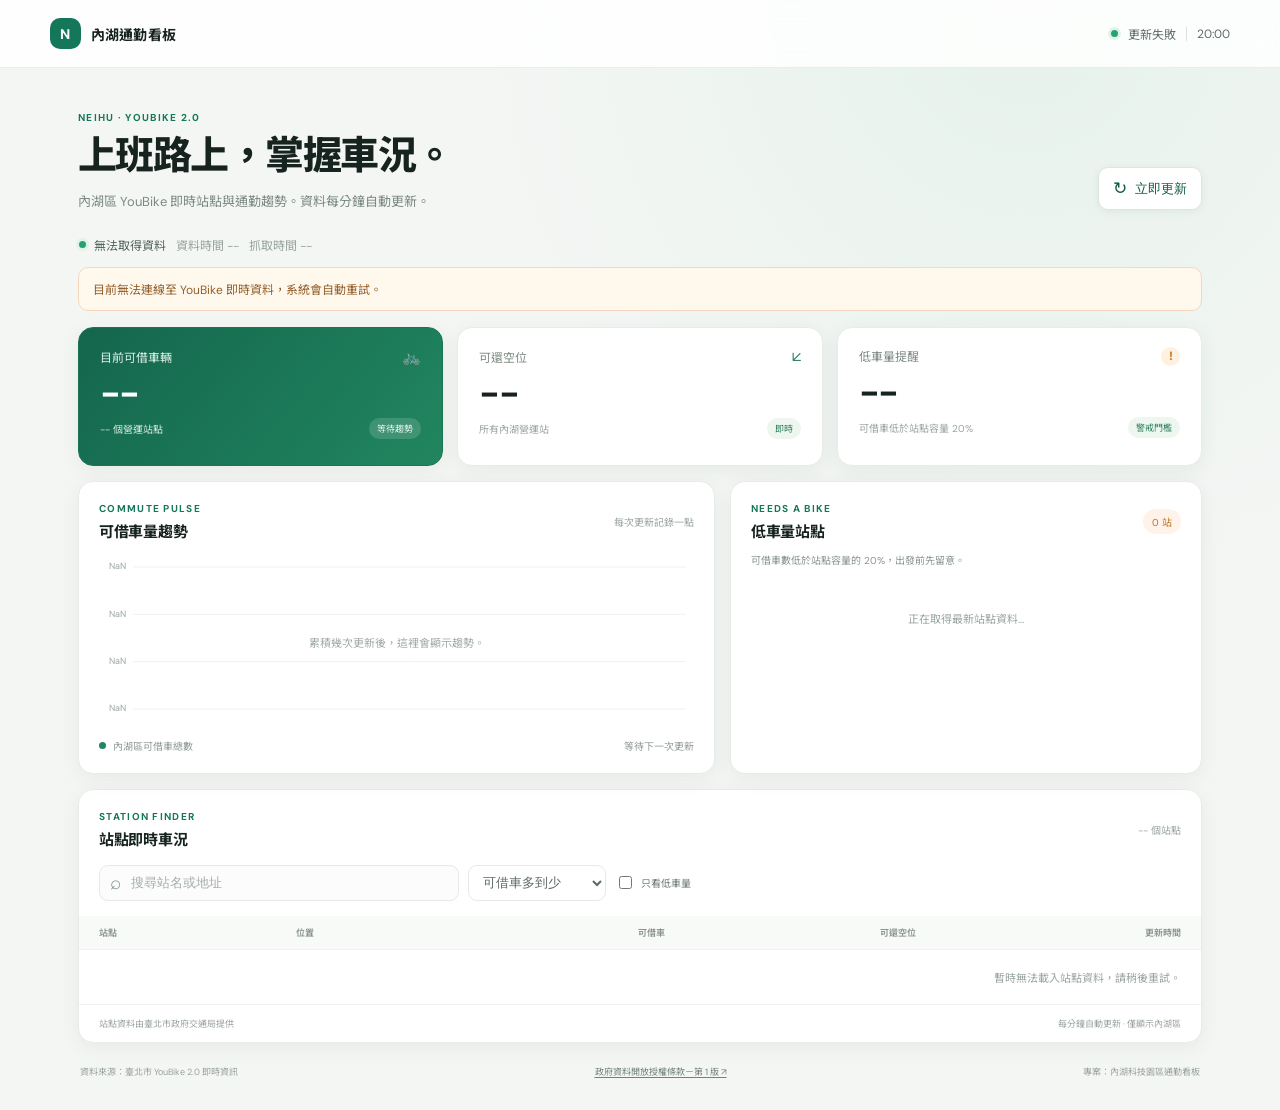
<file: index.html>
<!doctype html>
<html lang="zh-Hant">
<head>
  <meta charset="utf-8">
  <meta name="viewport" content="width=device-width, initial-scale=1">
  <meta name="theme-color" content="#f4f6f7">
  <meta name="description" content="台北市內湖區 YouBike 2.0 即時通勤看板，查看可借車、可還空位與站點趨勢。">
  <title>內湖科技園區通勤看板 · YouBike 2.0</title>
  <link rel="stylesheet" href="styles.css">
  <script src="app.js" defer></script>
</head>
<body>
  <header class="topbar">
    <a class="brand" href="#top" aria-label="內湖通勤看板首頁"><span class="brand-mark">N</span><span>內湖通勤看板</span></a>
    <div class="header-meta"><span class="live-dot"></span><span id="connection-label">正在連線</span><span class="divider"></span><span id="clock">--:--</span></div>
  </header>

  <main id="top" class="container">
    <section class="intro">
      <div>
        <p class="eyebrow">NEIHU · YOUBIKE 2.0</p>
        <h1>上班路上，掌握車況。</h1>
        <p class="intro-copy">內湖區 YouBike 即時站點與通勤趨勢。資料每分鐘自動更新。</p>
      </div>
      <button id="refresh-button" class="refresh-button" type="button"><span aria-hidden="true">↻</span> 立即更新</button>
    </section>

    <section class="status-row" aria-live="polite">
      <span class="status-chip"><span class="live-dot"></span><span id="update-status">等待首次資料</span></span>
      <span id="source-time" class="muted">資料時間 --</span>
      <span id="fetch-time" class="muted">抓取時間 --</span>
    </section>
    <div id="error-banner" class="error-banner" role="status" hidden></div>

    <section class="metric-grid" aria-label="內湖區即時統計">
      <article class="metric-card primary"><div class="metric-heading"><span>目前可借車輛</span><span class="metric-icon">🚲</span></div><div class="metric-value" id="total-bikes">--</div><div class="metric-foot"><span id="station-count">-- 個營運站點</span><span class="trend-tag" id="bike-trend">等待趨勢</span></div></article>
      <article class="metric-card"><div class="metric-heading"><span>可還空位</span><span class="metric-icon return-icon">↙</span></div><div class="metric-value" id="total-docks">--</div><div class="metric-foot"><span>所有內湖營運站</span><span class="subtle-tag">即時</span></div></article>
      <article class="metric-card"><div class="metric-heading"><span>低車量提醒</span><span class="metric-icon alert-icon">!</span></div><div class="metric-value" id="low-station-count">--</div><div class="metric-foot"><span>可借車低於站點容量 20%</span><span class="subtle-tag">警戒門檻</span></div></article>
    </section>

    <section class="content-grid">
      <article class="panel trend-panel">
        <div class="panel-heading"><div><p class="eyebrow">COMMUTE PULSE</p><h2>可借車量趨勢</h2></div><span class="panel-note">每次更新記錄一點</span></div>
        <div class="chart-wrap"><canvas id="trend-chart" aria-label="內湖區總可借車量趨勢圖" role="img"></canvas><div id="chart-empty" class="chart-empty">累積幾次更新後，這裡會顯示趨勢。</div></div>
        <div class="chart-legend"><span><i class="legend-dot"></i>內湖區可借車總數</span><span id="trend-range">本次瀏覽期間</span></div>
      </article>
      <article class="panel alert-panel">
        <div class="panel-heading"><div><p class="eyebrow">NEEDS A BIKE</p><h2>低車量站點</h2></div><span id="alert-count-badge" class="count-badge">0 站</span></div>
        <p class="panel-description">可借車數低於站點容量的 20%，出發前先留意。</p>
        <div id="alerts-list" class="alerts-list"><p class="empty-state">正在取得最新站點資料…</p></div>
      </article>
    </section>

    <section class="panel stations-panel">
      <div class="panel-heading station-heading"><div><p class="eyebrow">STATION FINDER</p><h2>站點即時車況</h2></div><span class="panel-note" id="result-count">-- 個站點</span></div>
      <div class="filters">
        <label class="search-box"><span aria-hidden="true">⌕</span><input id="search-input" type="search" placeholder="搜尋站名或地址" autocomplete="off" aria-label="搜尋站名或地址"></label>
        <label class="select-label"><span class="sr-only">排序方式</span><select id="sort-select"><option value="bikes-desc">可借車多到少</option><option value="bikes-asc">可借車少到多</option><option value="name">依站名排序</option></select></label>
        <label class="checkbox-label"><input id="low-only" type="checkbox"><span>只看低車量</span></label>
      </div>
      <div class="table-scroll"><table><thead><tr><th scope="col">站點</th><th scope="col">位置</th><th scope="col">可借車</th><th scope="col">可還空位</th><th scope="col">更新時間</th></tr></thead><tbody id="stations-body"><tr><td colspan="5" class="empty-state">正在載入站點…</td></tr></tbody></table></div>
      <div class="table-footer"><span>站點資料由臺北市政府交通局提供</span><span>每分鐘自動更新 · 僅顯示內湖區</span></div>
    </section>

    <footer class="footer"><span>資料來源：臺北市 YouBike 2.0 即時資訊</span><a href="https://data.gov.tw/dataset/137993" target="_blank" rel="noopener noreferrer">政府資料開放授權條款－第 1 版 ↗</a><span>專案：內湖科技園區通勤看板</span></footer>
  </main>
</body>
</html>
</file>
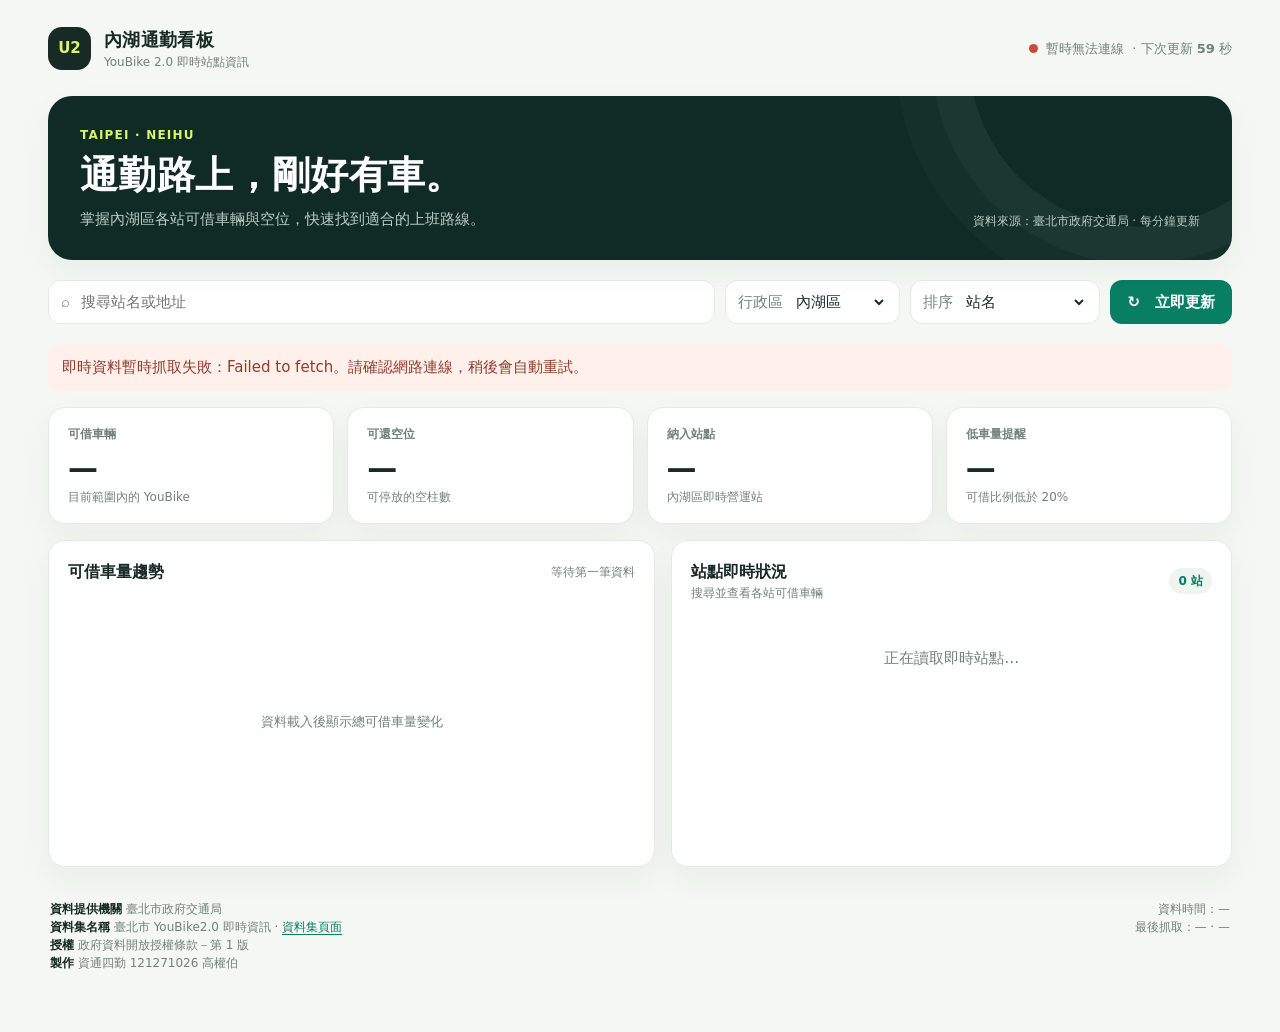
<file: docs/index.html>
<!doctype html>
<html lang="zh-Hant">
<head>
  <meta charset="utf-8">
  <meta name="viewport" content="width=device-width,initial-scale=1">
  <meta name="theme-color" content="#102b26">
  <title>內湖科技園區通勤看板｜YouBike 2.0</title>
  <style>
    :root{--ink:#172a25;--muted:#71827b;--line:#e3ebe6;--paper:#f4f7f3;--white:#fff;--green:#087e62;--lime:#d9f36a;--amber:#b56513;--red:#c64c36;--shadow:0 12px 32px #17372b0c}
    *{box-sizing:border-box}body{margin:0;background:var(--paper);color:var(--ink);font:15px/1.5 system-ui,-apple-system,"Noto Sans TC","Microsoft JhengHei",sans-serif}button,input,select{font:inherit}button,select{cursor:pointer}.shell{max-width:1240px;margin:auto;padding:26px 28px 44px}.topline{display:flex;justify-content:space-between;align-items:center;gap:20px;margin-bottom:25px}.brand{display:flex;align-items:center;gap:13px}.mark{width:43px;height:43px;border-radius:14px;background:var(--ink);color:var(--lime);display:grid;place-items:center;font-weight:850;font-size:15px}.brand-title{font-size:18px;font-weight:800;letter-spacing:.02em}.brand-sub{color:var(--muted);font-size:12px}.status{display:flex;align-items:center;gap:8px;color:var(--muted);font-size:13px}.dot{width:9px;height:9px;border-radius:50%;background:#a9b6b0}.dot.ok{background:#22a36f;box-shadow:0 0 0 4px #22a36f1a}.dot.bad{background:var(--red)}.hero{border-radius:24px;padding:30px 32px;background:#102b26;color:#fff;position:relative;overflow:hidden;box-shadow:var(--shadow)}.hero:after{content:"";position:absolute;width:340px;height:340px;border:1px solid #ffffff12;border-radius:50%;right:-78px;top:-210px;box-shadow:0 0 0 36px #ffffff08,0 0 0 72px #ffffff05}.eyebrow{color:var(--lime);font-size:12px;font-weight:750;letter-spacing:.1em;text-transform:uppercase}.hero h1{font-size:clamp(25px,4vw,38px);line-height:1.2;letter-spacing:.01em;margin:9px 0}.hero p{max-width:630px;color:#bbcbc4;margin:0}.hero-row{display:flex;align-items:end;justify-content:space-between;gap:20px;position:relative;z-index:1}.hero-meta{color:#bbcbc4;font-size:12px;white-space:nowrap}.controls{margin:20px 0;display:flex;gap:10px;flex-wrap:wrap}.control{display:flex;align-items:center;gap:9px;background:white;border:1px solid var(--line);border-radius:12px;padding:0 12px;height:44px;color:var(--muted)}.control input,.control select{border:0;outline:0;background:transparent;color:var(--ink);min-width:95px}.control.search{flex:1;min-width:200px}.control.search input{width:100%}.refresh{border:0;border-radius:12px;background:var(--green);color:white;font-weight:750;padding:0 17px;height:44px}.refresh:hover{background:#06684f}.refresh:disabled{opacity:.6;cursor:wait}.error{display:none;margin:0 0 16px;padding:12px 14px;border-radius:12px;background:#fff0eb;color:#923c2a}.error.show{display:block}.stats{display:grid;grid-template-columns:repeat(4,1fr);gap:13px;margin-bottom:16px}.card,.panel{background:var(--white);border:1px solid var(--line);border-radius:17px;box-shadow:var(--shadow)}.stat{padding:17px 19px}.stat-label{font-size:12px;color:var(--muted);font-weight:650}.stat-value{font-size:30px;font-weight:820;line-height:1.25;margin:6px 0 2px;letter-spacing:-.03em}.stat-note{font-size:12px;color:var(--muted)}.content{display:grid;grid-template-columns:1.04fr .96fr;gap:16px}.panel{padding:19px}.panel-head{display:flex;align-items:center;justify-content:space-between;gap:12px;margin-bottom:13px}.panel h2{font-size:16px;margin:0;font-weight:780}.sub{font-size:12px;color:var(--muted)}.chart-wrap{height:250px;position:relative}.chart-wrap svg{width:100%;height:100%;overflow:visible}.gridline{stroke:#eaf0ec;stroke-width:1}.axis{fill:#82928a;font-size:10px}.series{fill:none;stroke:var(--green);stroke-width:2.8;stroke-linecap:round;stroke-linejoin:round}.area{fill:url(#fill)}.empty-chart{height:100%;display:grid;place-items:center;color:var(--muted);font-size:13px}.list-head{display:flex;justify-content:space-between;align-items:center;margin-bottom:10px}.count{background:#edf5ee;color:var(--green);padding:4px 9px;border-radius:99px;font-weight:750;font-size:12px}.stations{display:flex;flex-direction:column;gap:8px;max-height:400px;overflow:auto}.station{border:1px solid var(--line);border-radius:13px;padding:12px 13px;display:grid;grid-template-columns:minmax(0,1fr) auto;gap:8px;align-items:center}.station-name{font-size:14px;font-weight:720;overflow:hidden;text-overflow:ellipsis;white-space:nowrap}.station-loc{font-size:11px;color:var(--muted);margin-top:3px}.station-right{text-align:right;min-width:110px}.bikes{font-weight:800;font-size:16px}.bikes small{font-size:11px;font-weight:500;color:var(--muted)}.pill{display:inline-flex;align-items:center;gap:5px;border-radius:99px;padding:3px 8px;font-size:11px;font-weight:700;background:#eaf6ed;color:#237744;margin-top:4px}.pill.warn{background:#fff1e8;color:#af4b24}.pill.low{background:#fff0ed;color:var(--red)}.bar{height:4px;border-radius:6px;background:#edf1ed;margin-top:7px;overflow:hidden}.bar i{display:block;height:100%;background:#53ac79;border-radius:6px}.bar i.warn{background:#e7a14c}.bar i.low{background:#df705b}.loading,.empty{padding:35px 10px;text-align:center;color:var(--muted)}.foot{display:flex;justify-content:space-between;gap:16px;flex-wrap:wrap;margin-top:17px;padding:16px 2px;color:var(--muted);font-size:12px}.foot a{color:var(--green);text-underline-offset:3px}.foot strong{color:var(--ink)}
    @media(max-width:850px){.stats{grid-template-columns:repeat(2,1fr)}.content{grid-template-columns:1fr}.hero{padding:25px}.shell{padding:19px 17px 34px}}
    @media(max-width:520px){.shell{padding:14px 12px 26px}.topline{align-items:flex-start}.status{font-size:11px}.brand-sub{font-size:11px}.hero{border-radius:19px;padding:21px}.hero-row{align-items:flex-start;flex-direction:column}.hero-meta{white-space:normal}.controls{gap:8px}.control{height:42px}.control.search{flex-basis:100%}.refresh{flex:1}.stats{gap:8px}.stat{padding:13px}.stat-value{font-size:25px}.stat-note{font-size:11px}.panel{padding:15px}.station{padding:10px}.station-right{min-width:94px}.chart-wrap{height:220px}}
  </style>
</head>
<body>
  <main class="shell">
    <header class="topline"><div class="brand"><div class="mark">U2</div><div><div class="brand-title">內湖通勤看板</div><div class="brand-sub">YouBike 2.0 即時站點資訊</div></div></div><div class="status"><span class="dot" id="dot"></span><span id="statusText">正在連線資料…</span><span>· 下次更新 <strong id="countdown">60</strong> 秒</span></div></header>
    <section class="hero"><div class="hero-row"><div><div class="eyebrow">TAIPEI · NEIHU</div><h1>通勤路上，剛好有車。</h1><p>掌握內湖區各站可借車輛與空位，快速找到適合的上班路線。</p></div><div class="hero-meta">資料來源：臺北市政府交通局 · 每分鐘更新</div></div></section>
    <section class="controls" aria-label="篩選條件"><label class="control search"><span>⌕</span><input id="query" type="search" placeholder="搜尋站名或地址" aria-label="搜尋站名或地址"></label><label class="control">行政區 <select id="district"><option value="內湖區">內湖區</option></select></label><label class="control">排序 <select id="sort"><option value="name">站名</option><option value="bikes">可借車多到少</option><option value="ratio">可借比例低到高</option><option value="slots">空位多到少</option></select></label><button class="refresh" id="refresh">↻　立即更新</button></section>
    <div class="error" id="error" role="status"></div>
    <section class="stats" aria-label="即時統計"><article class="card stat"><div class="stat-label">可借車輛</div><div class="stat-value" id="totalBikes">—</div><div class="stat-note">目前範圍內的 YouBike</div></article><article class="card stat"><div class="stat-label">可還空位</div><div class="stat-value" id="totalSlots">—</div><div class="stat-note">可停放的空柱數</div></article><article class="card stat"><div class="stat-label">納入站點</div><div class="stat-value" id="stationCount">—</div><div class="stat-note">內湖區即時營運站</div></article><article class="card stat"><div class="stat-label">低車量提醒</div><div class="stat-value" id="lowCount">—</div><div class="stat-note">可借比例低於 20%</div></article></section>
    <section class="content"><article class="panel"><div class="panel-head"><h2>可借車量趨勢</h2><span class="sub" id="trendLabel">等待第一筆資料</span></div><div class="chart-wrap" id="chart"><div class="empty-chart">資料載入後顯示總可借車量變化</div></div></article><article class="panel"><div class="list-head"><div><h2>站點即時狀況</h2><div class="sub" id="listSub">搜尋並查看各站可借車輛</div></div><span class="count" id="visibleCount">0 站</span></div><div class="stations" id="stations"><div class="loading">正在讀取即時站點…</div></div></article></section>
    <footer class="foot"><div><strong>資料提供機關</strong> 臺北市政府交通局<br><strong>資料集名稱</strong> 臺北市 YouBike2.0 即時資訊 · <a href="https://data.gov.tw/dataset/137993" target="_blank" rel="noreferrer">資料集頁面</a><br><strong>授權</strong> 政府資料開放授權條款－第 1 版<br><strong>製作</strong> 資通四勤 121271026 高權伯</div><div style="text-align:right">資料時間：<span id="sourceTime">—</span><br>最後抓取：<span id="fetchTime">—</span> · <span id="age">—</span></div></footer>
  </main>
<script>
(()=>{
  const ENDPOINT='https://tcgbusfs.blob.core.windows.net/dotapp/youbike/v2/youbike_immediate.json';
  const $=id=>document.getElementById(id);let all=[],history=[],fetching=false,lastGood=0,sourceDate=null,refreshTimer=null,nextRefreshAt=Date.now()+60000;
  const number=v=>{const n=Number(v);return Number.isFinite(n)?n:0};
  const esc=s=>String(s??'').replace(/[&<>"']/g,c=>({'&':'&amp;','<':'&lt;','>':'&gt;','"':'&quot;',"'":'&#39;'}[c]));
  function parseDate(v){if(!v)return null;const s=String(v);if(/^\d{14}$/.test(s))return new Date(+s.slice(0,4),+s.slice(4,6)-1,+s.slice(6,8),+s.slice(8,10),+s.slice(10,12),+s.slice(12,14));const d=new Date(s);return Number.isNaN(+d)?null:d}
  function fmt(d){return d?new Intl.DateTimeFormat('zh-TW',{hour:'2-digit',minute:'2-digit',second:'2-digit',hour12:false}).format(d):'—'}
  function current(){const q=$('query').value.trim().toLocaleLowerCase();return all.filter(s=>(s.sarea||'')===$('district').value&&(!q||`${s.sna} ${s.ar} ${s.sarea}`.toLocaleLowerCase().includes(q)))}
  function render(){const scoped=all.filter(s=>(s.sarea||'')===$('district').value),rows=current();const bikes=scoped.reduce((a,s)=>a+number(s.sbi),0),slots=scoped.reduce((a,s)=>a+number(s.bemp),0),low=scoped.filter(s=>number(s.tot)>0&&number(s.sbi)/number(s.tot)<.2).length;
    $('totalBikes').textContent=bikes.toLocaleString('zh-TW');$('totalSlots').textContent=slots.toLocaleString('zh-TW');$('stationCount').textContent=scoped.length.toLocaleString('zh-TW');$('lowCount').textContent=low.toLocaleString('zh-TW');$('visibleCount').textContent=`${rows.length} 站`;$('listSub').textContent=$('query').value?`搜尋「${$('query').value.trim()}」的結果`:`${$('district').value} · 低車量站點會以橘紅色標示`;
    const sort=$('sort').value;rows.sort((a,b)=>sort==='bikes'?number(b.sbi)-number(a.sbi):sort==='ratio'?(number(a.tot)?number(a.sbi)/number(a.tot):1)-(number(b.tot)?number(b.sbi)/number(b.tot):1):sort==='slots'?number(b.bemp)-number(a.bemp):String(a.sna).localeCompare(String(b.sna),'zh-Hant'));
    $('stations').innerHTML=rows.length?rows.map(s=>{const tot=number(s.tot),n=number(s.sbi),ratio=tot?n/tot:0,pct=Math.min(100,Math.round(ratio*100)),cls=ratio<.2?'low':ratio<.4?'warn':'';return `<article class="station"><div><div class="station-name" title="${esc(s.sna)}">${esc(s.sna)}</div><div class="station-loc">${esc(s.ar||'')} · ${esc(s.sarea||'')}</div></div><div class="station-right"><div class="bikes">${n}<small> / ${tot} 輛</small></div><span class="pill ${cls}">${ratio<.2?'車量偏低':`空位 ${number(s.bemp)}`}</span><div class="bar"><i class="${cls}" style="width:${pct}%"></i></div></div></article>`}).join(''):'<div class="empty">沒有符合條件的站點</div>';
    drawChart();
  }
  function drawChart(){const host=$('chart');if(history.length<2){host.innerHTML='<div class="empty-chart">多次更新後會顯示總可借車量變化</div>';return}const w=640,h=240,p={l:42,r:12,t:16,b:28},vals=history.map(x=>x.value),min=Math.min(...vals),max=Math.max(...vals),span=max-min||1,x=i=>p.l+i*(w-p.l-p.r)/(vals.length-1),y=v=>p.t+(max-v)*(h-p.t-p.b)/span,pts=vals.map((v,i)=>`${x(i)},${y(v)}`).join(' '),area=`${p.l},${h-p.b} ${pts} ${x(vals.length-1)},${h-p.b}`,ticks=[min,(min+max)/2,max];host.innerHTML=`<svg viewBox="0 0 ${w} ${h}" role="img" aria-label="近期總可借車輛趨勢"><defs><linearGradient id="fill" x1="0" y1="0" x2="0" y2="1"><stop offset="0" stop-color="#087e62" stop-opacity=".18"/><stop offset="1" stop-color="#087e62" stop-opacity="0"/></linearGradient></defs>${ticks.map(v=>`<line class="gridline" x1="${p.l}" x2="${w-p.r}" y1="${y(v)}" y2="${y(v)}"/><text class="axis" x="${p.l-8}" y="${y(v)+3}" text-anchor="end">${Math.round(v)}</text>`).join('')}<polygon class="area" points="${area}"/><polyline class="series" points="${pts}"/><text class="axis" x="${p.l}" y="${h-5}">${esc(history[0].time)}</text><text class="axis" x="${w-p.r}" y="${h-5}" text-anchor="end">${esc(history.at(-1).time)}</text></svg>`;$('trendLabel').textContent=`最近 ${history.length} 次更新`}
  async function load(){if(fetching)return;if(refreshTimer){clearTimeout(refreshTimer);refreshTimer=null}fetching=true;$('countdown').textContent='—';$('refresh').disabled=true;$('refresh').textContent='載入中…';try{const response=await fetch(ENDPOINT,{cache:'no-store'});if(!response.ok)throw new Error(`資料伺服器回應 ${response.status}`);const data=await response.json();if(!Array.isArray(data))throw new Error('資料格式不符合預期');all=data.filter(x=>x&&String(x.act??'1')!=='0');const districts=[...new Set(all.map(x=>x.sarea).filter(Boolean))].sort((a,b)=>a.localeCompare(b,'zh-Hant'));const select=$('district');const previous=select.value;select.innerHTML=districts.map(d=>`<option value="${esc(d)}">${esc(d)}</option>`).join('');select.value=districts.includes(previous)?previous:(districts.includes('內湖區')?'內湖區':districts[0]||'');const now=new Date();lastGood=Date.now();const scoped=all.filter(x=>x.sarea===select.value),sum=scoped.reduce((a,s)=>a+number(s.sbi),0);history.push({time:fmt(now).slice(0,5),value:sum});if(history.length>24)history.shift();$('dot').className='dot ok';$('statusText').textContent='資料已更新';$('error').className='error';sourceDate=all.map(x=>parseDate(x.mday||x.srcUpdateTime||x.updateTime)).filter(Boolean).sort((a,b)=>a-b).at(-1)||null;$('sourceTime').textContent=fmt(sourceDate);$('fetchTime').textContent=fmt(now);const stale=sourceDate&&(now-sourceDate)>30*60*1000;$('age').textContent=stale?'資料可能延遲':`更新剛完成`;if(stale){$('dot').className='dot bad';$('statusText').textContent='來源資料超過 30 分鐘未更新';$('error').textContent='資料時間超過 30 分鐘沒有變動，資訊可能延遲；看板會繼續自動重試。';$('error').className='error show'}render()}catch(e){$('dot').className='dot bad';$('statusText').textContent=lastGood?'更新失敗，顯示上次資料':'暫時無法連線';$('error').textContent=`即時資料暫時抓取失敗：${e.message}。${lastGood?'目前保留上次成功資料，稍後會自動重試。':'請確認網路連線，稍後會自動重試。'}`;$('error').className='error show';if(lastGood){const ago=Math.floor((Date.now()-lastGood)/60000);$('age').textContent=`資料約 ${ago} 分鐘前抓取`}}finally{fetching=false;$('refresh').disabled=false;$('refresh').textContent='↻　立即更新';nextRefreshAt=Date.now()+60000;refreshTimer=setTimeout(load,60000)}}
  $('query').addEventListener('input',render);$('sort').addEventListener('change',render);$('district').addEventListener('change',()=>{history=[];render()});$('refresh').addEventListener('click',load);setInterval(()=>{$('countdown').textContent=fetching?'—':Math.max(0,Math.ceil((nextRefreshAt-Date.now())/1000))},250);load();
})();
</script>
</body>
</html>
</file>
<file: styles.css>
@import url('https://fonts.googleapis.com/css2?family=DM+Sans:wght@400;500;600;700&family=Noto+Sans+TC:wght@400;500;600;700;800&display=swap');
:root{font-family:'DM Sans','Noto Sans TC',sans-serif;color:#17231f;background:#f4f6f4;font-synthesis:none;text-rendering:optimizeLegibility;font-weight:400;--green:#15775a;--green-dark:#0c5b43;--ink:#17231f;--muted:#7b8982;--line:#e7ece8;--surface:#fff;--red:#d84e3f;--amber:#b77918}
*{box-sizing:border-box}body{margin:0;min-width:320px;background:radial-gradient(ellipse at 80% 0%,#e6f2eb 0,transparent 38%),#f4f6f4}.topbar{height:68px;padding:0 max(28px,calc((100vw - 1180px)/2));display:flex;align-items:center;justify-content:space-between;background:#ffffffd9;border-bottom:1px solid #e9eeeb;backdrop-filter:blur(14px)}.brand{display:flex;gap:10px;align-items:center;color:var(--ink);font-size:14px;font-weight:700;text-decoration:none;letter-spacing:.01em}.brand-mark{display:grid;place-items:center;width:31px;height:31px;border-radius:10px;background:var(--green);color:#fff;font-weight:800}.header-meta,.status-row{display:flex;align-items:center;gap:10px;color:#5f6c65;font-size:12px}.divider{height:14px;border-left:1px solid #dce3de}.live-dot{width:7px;height:7px;display:inline-block;border-radius:50%;background:#24a26f;box-shadow:0 0 0 3px #e1f3e9}.container{max-width:1180px;margin:auto;padding:43px 28px 32px}.intro{display:flex;align-items:flex-end;justify-content:space-between;margin-bottom:26px}.eyebrow{font-size:10px;line-height:1.4;letter-spacing:.13em;font-weight:700;color:var(--green);margin:0 0 8px}.intro h1{font-size:clamp(26px,4vw,39px);line-height:1.2;letter-spacing:-.04em;margin:0;font-weight:800}.intro-copy{margin:11px 0 0;color:var(--muted);font-size:13px}.refresh-button{border:1px solid #dce7e0;border-radius:10px;background:#fff;color:var(--green-dark);font:600 12px inherit;padding:10px 14px;box-shadow:0 2px 8px #163f2810;cursor:pointer;white-space:nowrap}.refresh-button span{font-size:17px;vertical-align:-1px;margin-right:4px}.refresh-button:hover{background:#f0f7f2}.refresh-button:disabled{opacity:.6;cursor:wait}.status-row{padding:0 1px 18px;flex-wrap:wrap}.status-chip{display:flex;align-items:center;gap:8px;color:#52645a}.muted{color:#98a39d}.error-banner{margin:-5px 0 16px;padding:12px 14px;border:1px solid #f4d7bd;border-radius:10px;background:#fff8ed;color:#93602b;font-size:12px}.metric-grid{display:grid;grid-template-columns:repeat(3,1fr);gap:14px;margin-bottom:15px}.metric-card,.panel{background:var(--surface);border:1px solid var(--line);border-radius:15px;box-shadow:0 5px 20px #1d3a2510}.metric-card{padding:19px 21px 17px;min-height:139px}.metric-card.primary{background:linear-gradient(130deg,#14664d,#218660);color:#fff;border-color:#1c7456}.metric-heading,.metric-foot{display:flex;align-items:center;justify-content:space-between}.metric-heading{font-size:12px;color:#7d8a83}.primary .metric-heading{color:#d9efe5}.metric-icon{font-size:15px}.return-icon{color:#348263}.alert-icon{display:grid;place-items:center;width:19px;height:19px;border-radius:50%;background:#fff0df;color:#bf7920;font-size:12px;font-weight:800}.metric-value{font-size:36px;font-weight:700;letter-spacing:-.045em;margin:7px 0 6px;line-height:1.05}.metric-foot{font-size:10px;color:#9aa59f}.primary .metric-foot{color:#d5eae0}.trend-tag,.subtle-tag{border-radius:20px;padding:4px 8px;background:#edf7f0;color:#348161;font-size:9px}.primary .trend-tag{background:#ffffff25;color:#e4f5eb}.content-grid{display:grid;grid-template-columns:1.35fr 1fr;gap:15px;margin-bottom:15px}.panel{padding:20px}.panel-heading{display:flex;align-items:center;justify-content:space-between}.panel-heading .eyebrow{margin-bottom:4px}.panel h2{font-size:15px;letter-spacing:-.02em;margin:0;font-weight:700}.panel-note{font-size:10px;color:#99a49e}.chart-wrap{position:relative;height:177px;margin-top:12px}.chart-wrap canvas{width:100%;height:100%;display:block}.chart-empty{position:absolute;inset:0;display:grid;place-items:center;font-size:11px;color:#a1aca5}.chart-legend{display:flex;justify-content:space-between;color:#909c95;font-size:10px;margin-top:7px}.chart-legend span:first-child{display:flex;align-items:center;gap:7px}.legend-dot{width:7px;height:7px;border-radius:50%;background:#218660}.panel-description{color:#89958e;font-size:10px;margin:10px 0 13px}.count-badge{border-radius:20px;background:#fff3e9;color:#b97525;font-size:10px;padding:5px 9px}.alerts-list{display:flex;flex-direction:column;gap:8px;max-height:185px;overflow:auto}.alert-item{display:flex;align-items:center;justify-content:space-between;padding:9px 10px;border-radius:9px;background:#fff9f4;border:1px solid #f7ece3}.alert-name{font-size:11px;font-weight:600;color:#35443c;overflow:hidden;text-overflow:ellipsis;white-space:nowrap;max-width:72%}.alert-value{font-size:10px;font-weight:700;color:var(--red);white-space:nowrap}.empty-state{text-align:center;color:#9aa69f;font-size:11px;padding:19px 8px}.stations-panel{padding:20px 0 0;overflow:hidden}.station-heading{padding:0 20px 15px}.filters{display:flex;align-items:center;gap:9px;padding:0 20px 15px}.search-box{display:flex;align-items:center;gap:8px;flex:1;max-width:360px;height:36px;border:1px solid #e4eae6;border-radius:9px;background:#fbfcfb;padding:0 10px;color:#839088}.search-box>span{font-size:19px}.search-box input{width:100%;border:0;outline:0;background:transparent;font:11px inherit;color:var(--ink)}.search-box input::placeholder{color:#a4aea8}.select-label select{height:36px;padding:0 28px 0 10px;border:1px solid #e4eae6;border-radius:9px;background:#fff;color:#5c6b62;font:11px inherit}.checkbox-label{display:flex;align-items:center;gap:6px;color:#6e7b73;font-size:10px;white-space:nowrap}.checkbox-label input{accent-color:var(--green)}.table-scroll{overflow-x:auto}table{border-collapse:collapse;width:100%;min-width:650px;text-align:left}thead{background:#f8faf8}th{color:#87938b;font-size:9px;font-weight:600;padding:10px 15px;white-space:nowrap}th:first-child,td:first-child{padding-left:20px}th:nth-child(3),th:nth-child(4),td:nth-child(3),td:nth-child(4){text-align:right}th:last-child,td:last-child{padding-right:20px;text-align:right}td{border-top:1px solid #f0f3f1;padding:11px 15px;font-size:10px;color:#69766f;white-space:nowrap}td.station-cell{font-size:11px;font-weight:600;color:#34443a;max-width:300px;overflow:hidden;text-overflow:ellipsis}.station-address{font-weight:400;color:#9ba59f;margin-top:3px;font-size:9px}.bike-pill{display:inline-block;border-radius:7px;padding:5px 8px;background:#edf7f0;color:#29805e;font-size:10px;font-weight:700}.bike-pill.low{background:#fff0eb;color:#cf4d3d}.dock-number{color:#536359;font-weight:600}.table-footer{display:flex;justify-content:space-between;gap:15px;padding:12px 20px;border-top:1px solid #edf1ee;color:#9aa49e;font-size:9px}.footer{display:flex;justify-content:space-between;gap:14px;flex-wrap:wrap;padding:22px 2px 0;color:#99a39d;font-size:9px}.footer a{color:#718279;text-decoration:underline;text-underline-offset:2px}.sr-only{position:absolute;width:1px;height:1px;padding:0;margin:-1px;overflow:hidden;clip:rect(0,0,0,0);white-space:nowrap;border:0}
@media(max-width:760px){.topbar{height:58px;padding:0 18px}.container{padding:31px 17px 25px}.intro{align-items:flex-start;gap:15px}.intro-copy{max-width:390px;line-height:1.65}.refresh-button{padding:9px 10px}.metric-grid{grid-template-columns:repeat(2,1fr);gap:9px}.metric-card{min-height:126px;padding:15px}.metric-card.primary{grid-column:span 2}.metric-value{font-size:31px}.content-grid{grid-template-columns:1fr;gap:10px}.panel{padding:16px}.stations-panel{padding:17px 0 0}.station-heading{padding:0 16px 13px}.filters{padding:0 16px 13px;flex-wrap:wrap}.search-box{max-width:none;flex-basis:100%}.table-footer{padding:11px 16px}.footer{line-height:1.6}.chart-wrap{height:160px}}
@media(max-width:390px){.header-meta{font-size:10px;gap:7px}.intro h1{font-size:25px}.intro-copy{font-size:11px}.refresh-button{font-size:10px}.metric-heading{font-size:10px}.metric-foot{font-size:9px}.footer{flex-direction:column;gap:4px}}
@media(prefers-reduced-motion:reduce){*,*::before,*::after{scroll-behavior:auto!important;animation-duration:.01ms!important;transition-duration:.01ms!important}}
</file>
